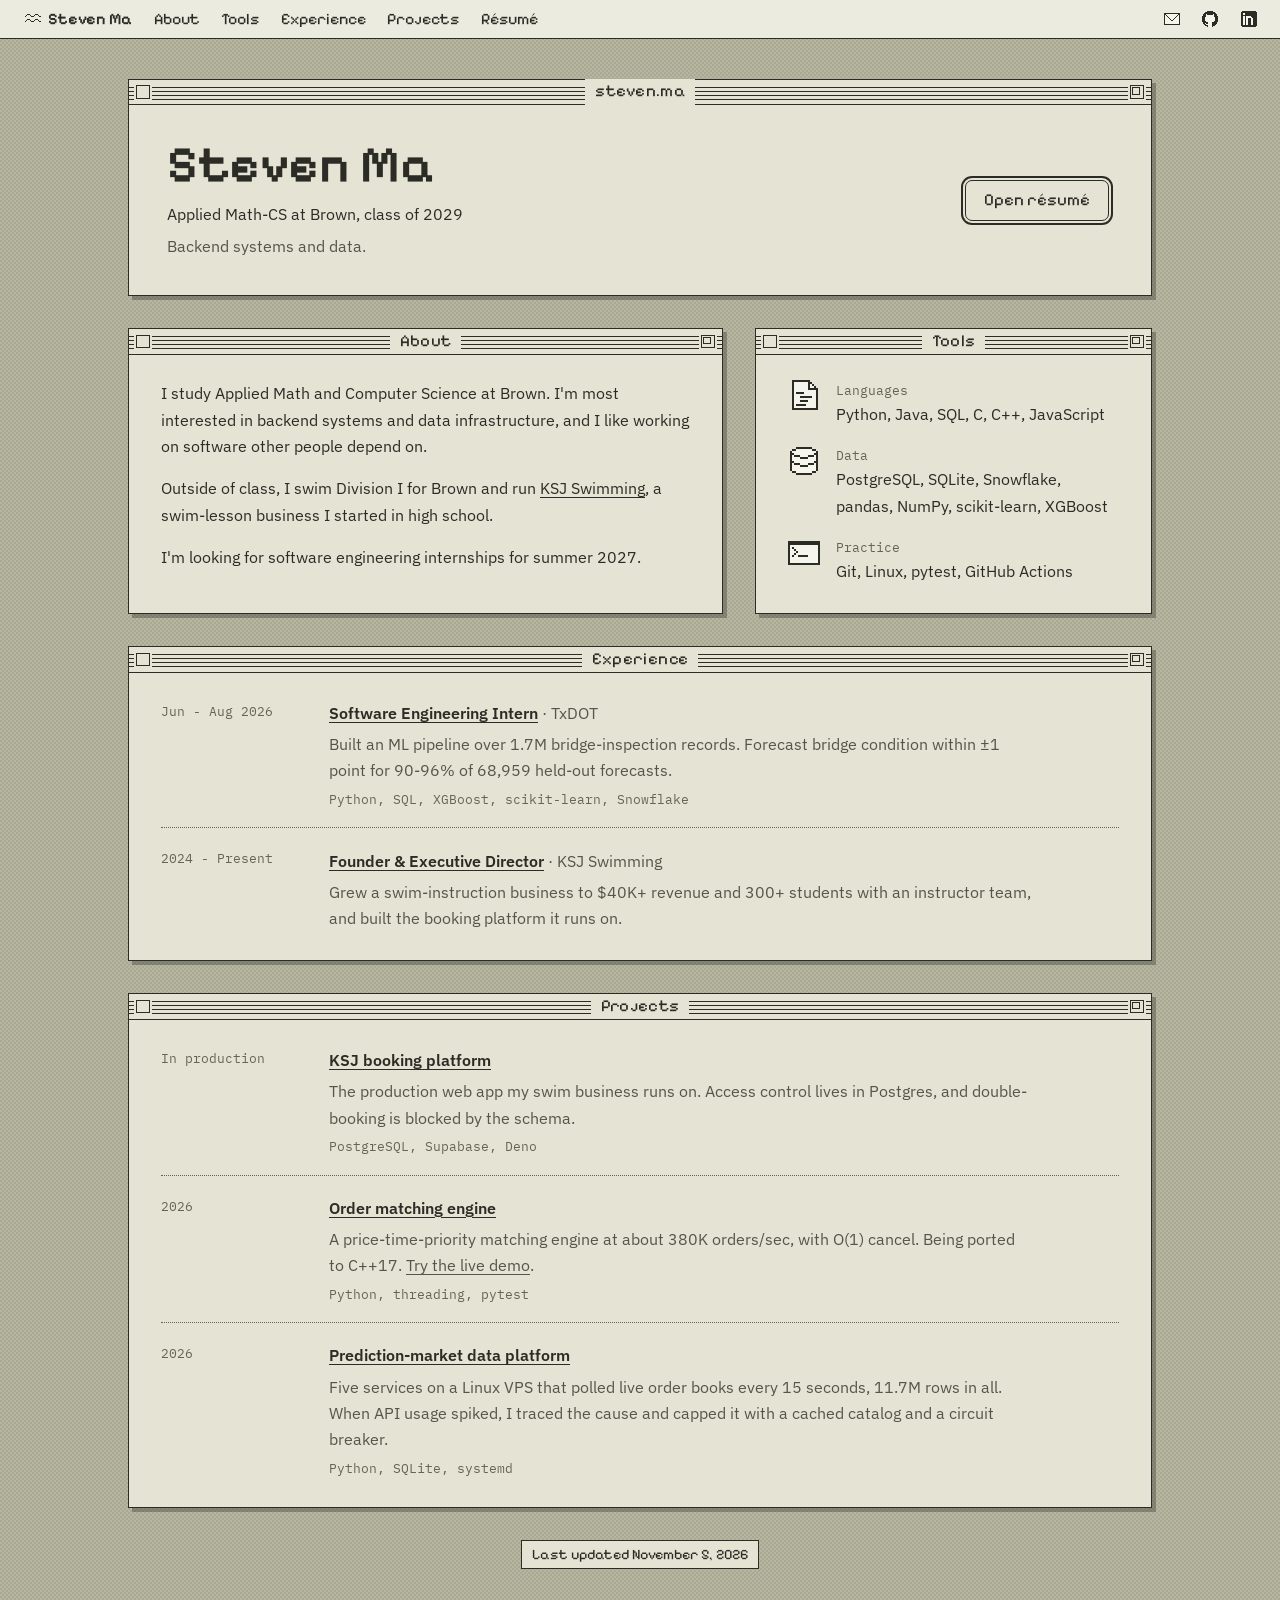
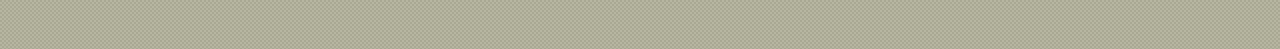
<file: index.html>
<!DOCTYPE html>
<html lang="en">
<head>
  <meta charset="utf-8">
  <meta name="viewport" content="width=device-width, initial-scale=1">
  <title>Steven Ma</title>
  <meta name="description" content="Steven Ma: Applied Math-CS at Brown, D1 swimmer, founder of KSJ Swimming. Backend systems and data pipelines.">
  <link rel="preconnect" href="https://fonts.googleapis.com">
  <link rel="preconnect" href="https://fonts.gstatic.com" crossorigin>
  <link rel="stylesheet" href="https://fonts.googleapis.com/css2?family=IBM+Plex+Mono:wght@400;500&family=IBM+Plex+Sans:wght@400;500;600&family=Pixelify+Sans:wght@400;600&display=swap">
  <!-- Link previews (LinkedIn, Slack, iMessage). The site lives at https://stevenmaswim.github.io/ (Steven, 2026-11-05). -->
  <meta property="og:type" content="website">
  <meta property="og:title" content="Steven Ma">
  <meta property="og:description" content="Steven Ma: Applied Math-CS at Brown, D1 swimmer, founder of KSJ Swimming. Backend systems and data pipelines.">
  <meta property="og:url" content="https://stevenmaswim.github.io/">
  <meta property="og:image" content="https://stevenmaswim.github.io/img/og.png">
  <meta property="og:image:width" content="1200">
  <meta property="og:image:height" content="630">
  <meta name="twitter:card" content="summary_large_image">
  <link rel="icon" type="image/svg+xml" href="img/icons/favicon.svg">
  <link rel="stylesheet" href="style.css">
</head>
<body>
<header class="menubar">
  <nav aria-label="Sections">
    <a class="me" href="index.html"><img class="px" src="img/icons/wave.svg" alt="" width="16" height="16">Steven Ma</a>
    <a href="#about">About</a>
    <a href="#tools">Tools</a>
    <a href="#experience">Experience</a>
    <a href="#projects">Projects</a>
    <a class="res" href="resume.pdf">Résumé</a>
  </nav>
      <ul class="contact">
        <li><a href="mailto:steven_c_ma@brown.edu" aria-label="Email" title="steven_c_ma@brown.edu"><img class="px" src="img/icons/mail.svg" alt="" width="16" height="16"></a></li>
        <li><a href="https://github.com/stevenmaswim" aria-label="GitHub" title="GitHub"><img class="px" src="img/icons/github.svg" alt="" width="16" height="16"></a></li>
        <li><a href="https://linkedin.com/in/steven--ma" aria-label="LinkedIn" title="LinkedIn"><img class="px" src="img/icons/linkedin.svg" alt="" width="16" height="16"></a></li>
      </ul>
</header>

<!-- Desktop icons: wide screens only, fixed on the checkered desktop. -->
<nav class="desk-icons" aria-label="Shortcuts">
  <a href="resume.pdf"><img class="px" src="img/icons/resume.svg" alt="" width="32" height="32"><span>resume.pdf</span></a>
  <a href="#projects"><img class="px" src="img/icons/folder.svg" alt="" width="32" height="32"><span>Projects</span></a>
  <a href="https://github.com/stevenmaswim"><img class="px" src="img/icons/github.svg" alt="" width="32" height="32"><span>GitHub</span></a>
  <a href="https://ksjswimming.com"><img class="px" src="img/icons/wave.svg" alt="" width="32" height="32"><span>KSJ Swimming</span></a>
</nav>

<main class="desktop">

    <section class="window hello">
      <div class="titlebar"><span class="box" aria-hidden="true"></span><span class="title">steven.ma</span><span class="box zoom" aria-hidden="true"></span></div>
      <div class="pane">
        <div class="hello-text">
          <h1>Steven Ma</h1>
          <p class="role">Applied Math-CS at Brown, class of 2029</p>
          <p class="tagline">Backend systems and data.</p>
        </div>
        <a class="button" href="resume.pdf">Open résumé</a>
      </div>
    </section>

    <div class="row">
    <section id="about" class="window">
      <div class="titlebar"><span class="box" aria-hidden="true"></span><h2 class="title">About</h2><span class="box zoom" aria-hidden="true"></span></div>
      <div class="pane">
        <p>I study Applied Math and Computer Science at Brown. I'm most interested in backend systems and data infrastructure, and I like working on software other people depend on.</p>
        <p>Outside of class, I swim Division I for Brown and run <a href="https://ksjswimming.com">KSJ Swimming</a>, a swim-lesson business I started in high school.</p>
        <p>I'm looking for software engineering internships for summer 2027.</p>
      </div>
    </section>

    <section id="tools" class="window">
      <div class="titlebar"><span class="box" aria-hidden="true"></span><h2 class="title">Tools</h2><span class="box zoom" aria-hidden="true"></span></div>
      <div class="pane">
        <ul class="tools">
          <li><img class="px" src="img/icons/code.svg" alt="" width="32" height="32"><div><span class="k">Languages</span><span class="v">Python, Java, SQL, C, C++, JavaScript</span></div></li>
          <li><img class="px" src="img/icons/database.svg" alt="" width="32" height="32"><div><span class="k">Data</span><span class="v">PostgreSQL, SQLite, Snowflake, pandas, NumPy, scikit-learn, XGBoost</span></div></li>
          <li><img class="px" src="img/icons/terminal.svg" alt="" width="32" height="32"><div><span class="k">Practice</span><span class="v">Git, Linux, pytest, GitHub Actions</span></div></li>
        </ul>
      </div>
    </section>
    </div>

    <section id="experience" class="window">
      <div class="titlebar"><span class="box" aria-hidden="true"></span><h2 class="title">Experience</h2><span class="box zoom" aria-hidden="true"></span></div>
      <div class="pane">
        <ol class="list">
          <li class="item">
            <span class="when">Jun - Aug 2026</span>
            <div>
              <h3><a href="work/txdot.html">Software Engineering Intern</a> <span class="at">· TxDOT</span></h3>
              <p>Built an ML pipeline over 1.7M bridge-inspection records. Forecast bridge condition within ±1 point for 90-96% of 68,959 held-out forecasts.</p>
              <p class="stack">Python, SQL, XGBoost, scikit-learn, Snowflake</p>
            </div>
          </li>
          <li class="item">
            <span class="when">2024 - Present</span>
            <div>
              <h3><a href="https://ksjswimming.com">Founder &amp; Executive Director</a> <span class="at">· KSJ Swimming</span></h3>
              <p>Grew a swim-instruction business to $40K+ revenue and 300+ students with an instructor team, and built the booking platform it runs on.</p>
            </div>
          </li>
        </ol>
      </div>
    </section>

    <section id="projects" class="window">
      <div class="titlebar"><span class="box" aria-hidden="true"></span><h2 class="title">Projects</h2><span class="box zoom" aria-hidden="true"></span></div>
      <div class="pane">
        <ul class="list">
          <li class="item">
            <span class="when">In production</span>
            <div>
              <h3><a href="projects/ksj.html">KSJ booking platform</a></h3>
              <p>The production web app my swim business runs on. Access control lives in Postgres, and double-booking is blocked by the schema.</p>
              <p class="stack">PostgreSQL, Supabase, Deno</p>
            </div>
          </li>
          <li class="item">
            <span class="when">2026</span>
            <div>
              <h3><a href="projects/order-book.html">Order matching engine</a></h3>
              <p>A price-time-priority matching engine at about 380K orders/sec, with O(1) cancel. Being ported to C++17. <a href="projects/order-book.html#demo">Try the live demo</a>.</p>
              <p class="stack">Python, threading, pytest</p>
            </div>
          </li>
          <li class="item">
            <span class="when">2026</span>
            <div>
              <h3><a href="projects/market-data.html">Prediction-market data platform</a></h3>
              <p>Five services on a Linux VPS that polled live order books every 15 seconds, 11.7M rows in all. When API usage spiked, I traced the cause and capped it with a cached catalog and a circuit breaker.</p>
              <p class="stack">Python, SQLite, systemd</p>
            </div>
          </li>
        </ul>
      </div>
    </section>

    <p class="updated">Last updated November 5, 2026</p>
    <!-- Change the date above whenever the site changes. -->

</main>
</body>
</html>
</file>
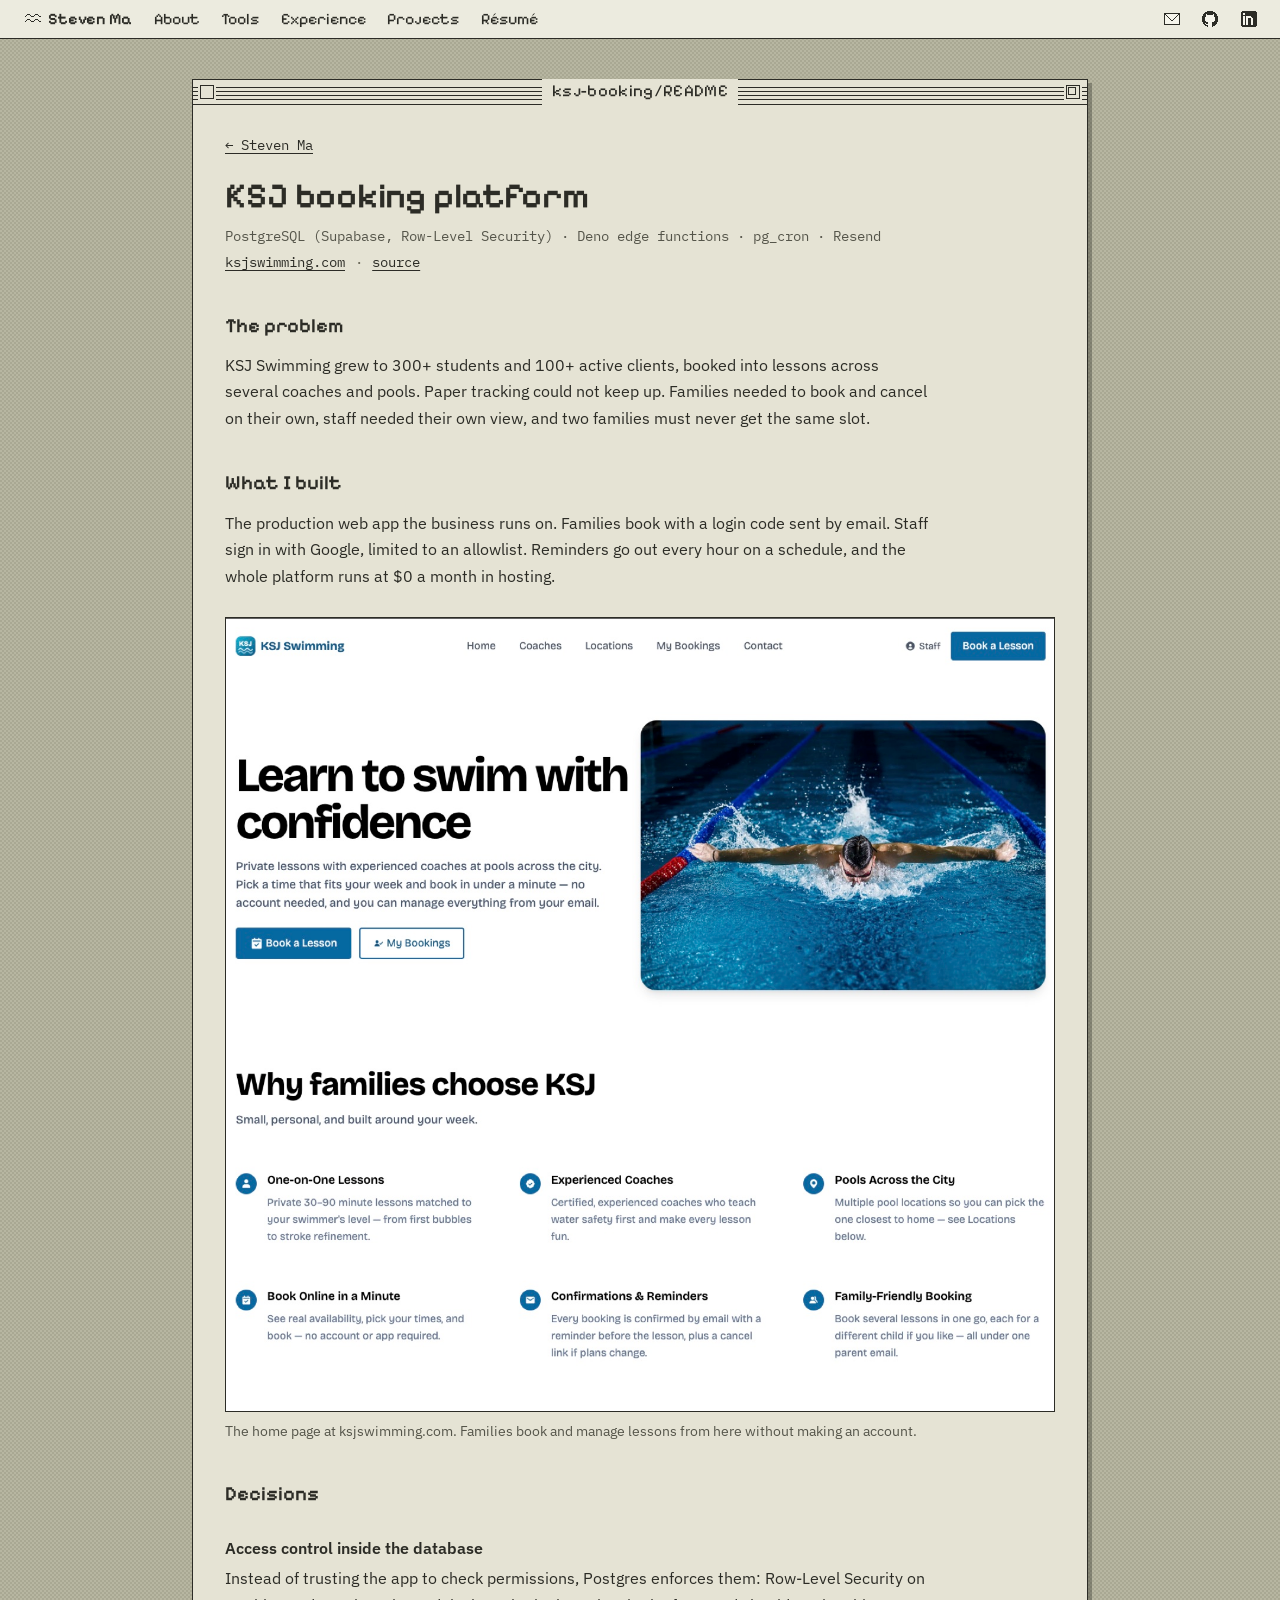
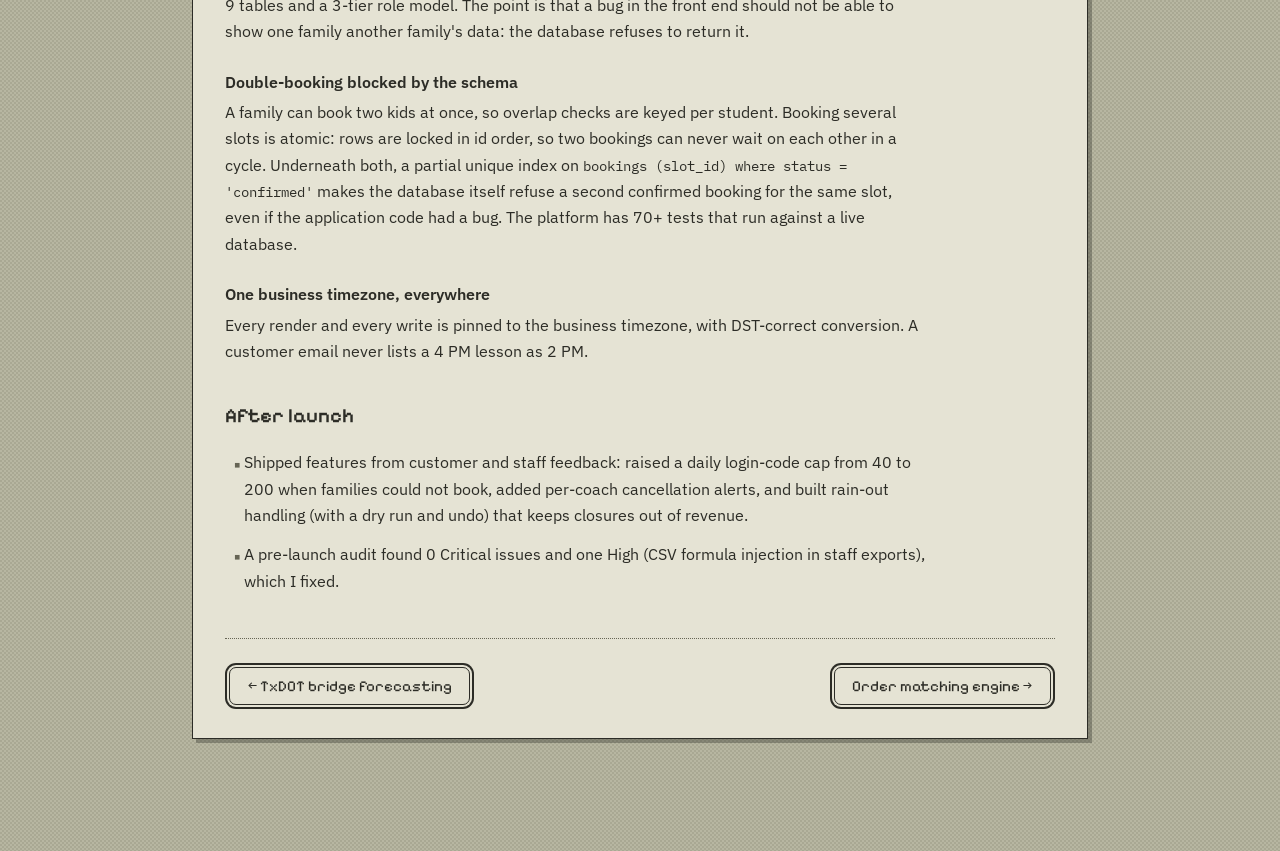
<file: projects/ksj.html>
<!DOCTYPE html>
<html lang="en">
<head>
  <meta charset="utf-8">
  <meta name="viewport" content="width=device-width, initial-scale=1">
  <title>KSJ booking platform · Steven Ma</title>
  <link rel="preconnect" href="https://fonts.googleapis.com">
  <link rel="preconnect" href="https://fonts.gstatic.com" crossorigin>
  <link rel="stylesheet" href="https://fonts.googleapis.com/css2?family=IBM+Plex+Mono:wght@400;500&family=IBM+Plex+Sans:wght@400;500;600&family=Pixelify+Sans:wght@400;600&display=swap">
  <!-- Link previews (LinkedIn, Slack, iMessage). The site lives at https://stevenmaswim.github.io/ (Steven, 2026-11-05). -->
  <meta property="og:type" content="website">
  <meta property="og:title" content="KSJ booking platform · Steven Ma">
  <meta property="og:description" content="The booking platform KSJ Swimming runs on: access control inside Postgres, double-booking blocked by the database, $0 a month to host.">
  <meta property="og:url" content="https://stevenmaswim.github.io/projects/ksj.html">
  <meta property="og:image" content="https://stevenmaswim.github.io/img/og.png">
  <meta property="og:image:width" content="1200">
  <meta property="og:image:height" content="630">
  <meta name="twitter:card" content="summary_large_image">
  <link rel="icon" type="image/svg+xml" href="../img/icons/favicon.svg">
  <link rel="stylesheet" href="../style.css">
</head>
<body class="writeup">
<header class="menubar">
  <nav aria-label="Sections">
    <a class="me" href="../index.html"><img class="px" src="../img/icons/wave.svg" alt="" width="16" height="16">Steven Ma</a>
    <a href="../index.html#about">About</a>
    <a href="../index.html#tools">Tools</a>
    <a href="../index.html#experience">Experience</a>
    <a href="../index.html#projects">Projects</a>
    <a class="res" href="../resume.pdf">Résumé</a>
  </nav>
      <ul class="contact">
        <li><a href="mailto:steven_c_ma@brown.edu" aria-label="Email" title="steven_c_ma@brown.edu"><img class="px" src="../img/icons/mail.svg" alt="" width="16" height="16"></a></li>
        <li><a href="https://github.com/stevenmaswim" aria-label="GitHub" title="GitHub"><img class="px" src="../img/icons/github.svg" alt="" width="16" height="16"></a></li>
        <li><a href="https://linkedin.com/in/steven--ma" aria-label="LinkedIn" title="LinkedIn"><img class="px" src="../img/icons/linkedin.svg" alt="" width="16" height="16"></a></li>
      </ul>
</header>

<main class="desktop">
<div class="window">
  <div class="titlebar"><a class="box" href="../index.html" aria-label="Close and go back home"></a><span class="title">ksj-booking/README</span><span class="box zoom" aria-hidden="true"></span></div>
  <div class="pane">
  <a class="back" href="../index.html">← Steven Ma</a>

  <h1>KSJ booking platform</h1>
  <p class="stack">PostgreSQL (Supabase, Row-Level Security) · Deno edge functions · pg_cron · Resend</p>
  <p class="links"><a href="https://ksjswimming.com">ksjswimming.com</a><a href="https://github.com/stevenmaswim/swim-booking">source</a></p>

  <h2>The problem</h2>
  <p>KSJ Swimming grew to 300+ students and 100+ active clients, booked into lessons across several coaches and pools. Paper tracking could not keep up. Families needed to book and cancel on their own, staff needed their own view, and two families must never get the same slot.</p>

  <h2>What I built</h2>
  <p>The production web app the business runs on. Families book with a login code sent by email. Staff sign in with Google, limited to an allowlist. Reminders go out every hour on a schedule, and the whole platform runs at $0 a month in hosting.</p>

  <figure>
    <img src="../img/ksj-home.jpg" alt="The ksjswimming.com home page: Book a Lesson and My Bookings buttons, and six reasons families choose KSJ">
    <figcaption>The home page at ksjswimming.com. Families book and manage lessons from here without making an account.</figcaption>
  </figure>

  <h2>Decisions</h2>

  <h3>Access control inside the database</h3>
  <p>Instead of trusting the app to check permissions, Postgres enforces them: Row-Level Security on 9 tables and a 3-tier role model. The point is that a bug in the front end should not be able to show one family another family's data: the database refuses to return it.</p>

  <h3>Double-booking blocked by the schema</h3>
  <p>A family can book two kids at once, so overlap checks are keyed per student. Booking several slots is atomic: rows are locked in id order, so two bookings can never wait on each other in a cycle. Underneath both, a partial unique index on <code>bookings (slot_id) where status = 'confirmed'</code> makes the database itself refuse a second confirmed booking for the same slot, even if the application code had a bug. The platform has 70+ tests that run against a live database.</p>

  <h3>One business timezone, everywhere</h3>
  <p>Every render and every write is pinned to the business timezone, with DST-correct conversion. A customer email never lists a 4 PM lesson as 2 PM.</p>

  <h2>After launch</h2>
  <ul>
    <li>Shipped features from customer and staff feedback: raised a daily login-code cap from 40 to 200 when families could not book, added per-coach cancellation alerts, and built rain-out handling (with a dry run and undo) that keeps closures out of revenue.</li>
    <li>A pre-launch audit found 0 Critical issues and one High (CSV formula injection in staff exports), which I fixed.</li>
  </ul>


  <nav class="pager" aria-label="Other projects">
    <a class="button" href="../work/txdot.html">← TxDOT bridge forecasting</a>
    <a class="button" href="order-book.html">Order matching engine →</a>
  </nav>
  </div>
</div>
</main>
</body>
</html>
</file>
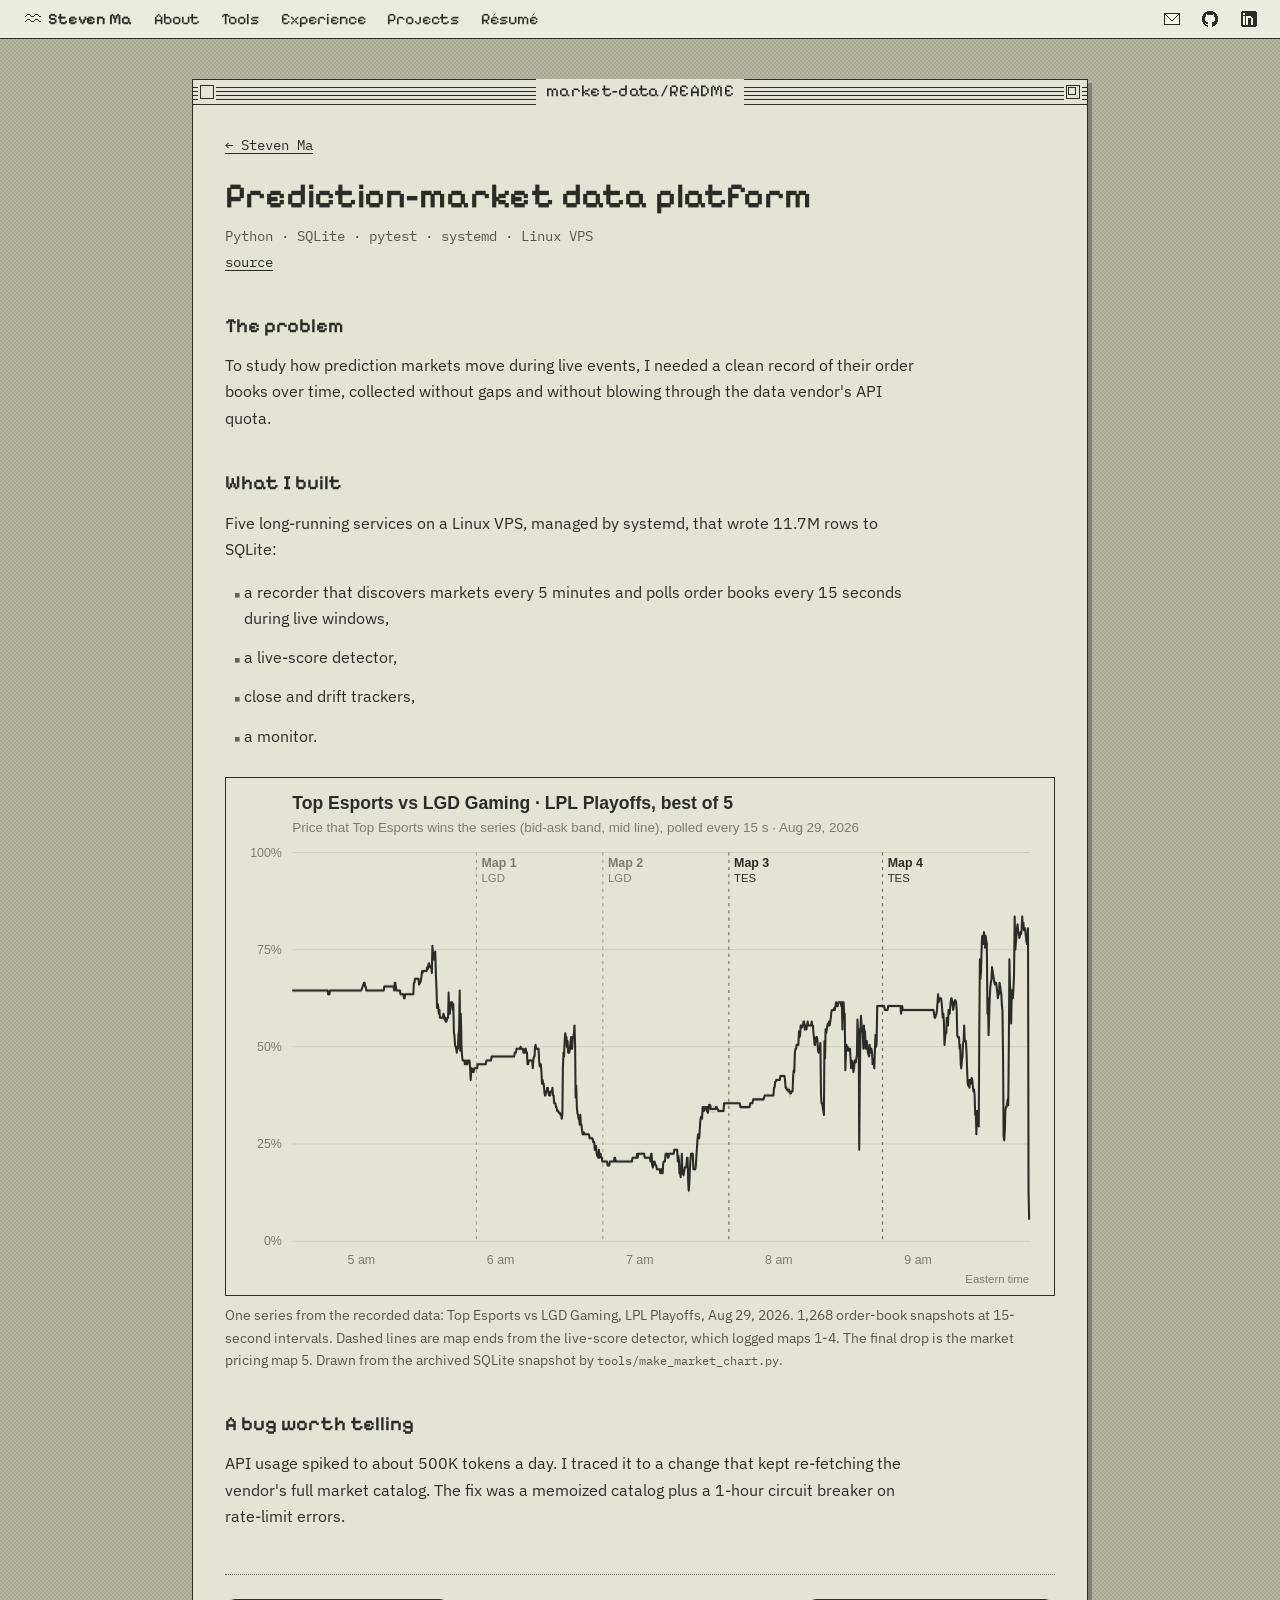
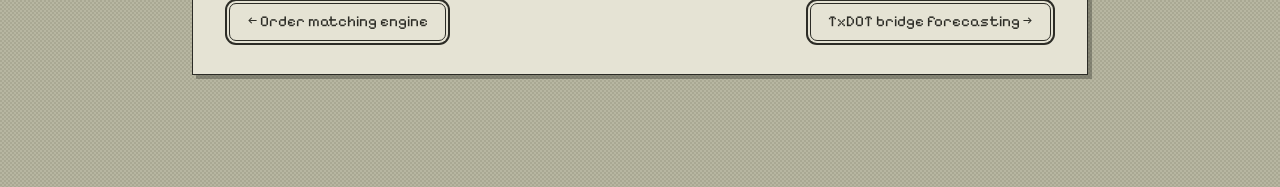
<file: projects/market-data.html>
<!DOCTYPE html>
<html lang="en">
<head>
  <meta charset="utf-8">
  <meta name="viewport" content="width=device-width, initial-scale=1">
  <title>Prediction-market data platform · Steven Ma</title>
  <link rel="preconnect" href="https://fonts.googleapis.com">
  <link rel="preconnect" href="https://fonts.gstatic.com" crossorigin>
  <link rel="stylesheet" href="https://fonts.googleapis.com/css2?family=IBM+Plex+Mono:wght@400;500&family=IBM+Plex+Sans:wght@400;500;600&family=Pixelify+Sans:wght@400;600&display=swap">
  <!-- Link previews (LinkedIn, Slack, iMessage). The site lives at https://stevenmaswim.github.io/ (Steven, 2026-11-05). -->
  <meta property="og:type" content="website">
  <meta property="og:title" content="Prediction-market data platform · Steven Ma">
  <meta property="og:description" content="Five services on a Linux VPS that recorded 11.7M rows of prediction-market order books, plus the API-quota spike traced to a catalog re-fetch.">
  <meta property="og:url" content="https://stevenmaswim.github.io/projects/market-data.html">
  <meta property="og:image" content="https://stevenmaswim.github.io/img/og.png">
  <meta property="og:image:width" content="1200">
  <meta property="og:image:height" content="630">
  <meta name="twitter:card" content="summary_large_image">
  <link rel="icon" type="image/svg+xml" href="../img/icons/favicon.svg">
  <link rel="stylesheet" href="../style.css">
</head>
<body class="writeup">
<header class="menubar">
  <nav aria-label="Sections">
    <a class="me" href="../index.html"><img class="px" src="../img/icons/wave.svg" alt="" width="16" height="16">Steven Ma</a>
    <a href="../index.html#about">About</a>
    <a href="../index.html#tools">Tools</a>
    <a href="../index.html#experience">Experience</a>
    <a href="../index.html#projects">Projects</a>
    <a class="res" href="../resume.pdf">Résumé</a>
  </nav>
      <ul class="contact">
        <li><a href="mailto:steven_c_ma@brown.edu" aria-label="Email" title="steven_c_ma@brown.edu"><img class="px" src="../img/icons/mail.svg" alt="" width="16" height="16"></a></li>
        <li><a href="https://github.com/stevenmaswim" aria-label="GitHub" title="GitHub"><img class="px" src="../img/icons/github.svg" alt="" width="16" height="16"></a></li>
        <li><a href="https://linkedin.com/in/steven--ma" aria-label="LinkedIn" title="LinkedIn"><img class="px" src="../img/icons/linkedin.svg" alt="" width="16" height="16"></a></li>
      </ul>
</header>

<main class="desktop">
<div class="window">
  <div class="titlebar"><a class="box" href="../index.html" aria-label="Close and go back home"></a><span class="title">market-data/README</span><span class="box zoom" aria-hidden="true"></span></div>
  <div class="pane">
  <a class="back" href="../index.html">← Steven Ma</a>

  <h1>Prediction-market data platform</h1>
  <p class="stack">Python · SQLite · pytest · systemd · Linux VPS</p>
  <p class="links"><a href="https://github.com/stevenmaswim/prediction-market-research-framework">source</a></p>

  <h2>The problem</h2>
  <p>To study how prediction markets move during live events, I needed a clean record of their order books over time, collected without gaps and without blowing through the data vendor's API quota.</p>

  <h2>What I built</h2>
  <p>Five long-running services on a Linux VPS, managed by systemd, that wrote 11.7M rows to SQLite:</p>
  <ul>
    <li>a recorder that discovers markets every 5 minutes and polls order books every 15 seconds during live windows,</li>
    <li>a live-score detector,</li>
    <li>close and drift trackers,</li>
    <li>a monitor.</li>
  </ul>

  <figure>
    <img src="../img/market-tes-lgd.svg" alt="Line chart: the price that Top Esports wins falls from 65% to about 20% after LGD wins maps 1 and 2, climbs back to about 60% after Top Esports wins maps 3 and 4, then drops to 5% at the end">
    <figcaption>One series from the recorded data: Top Esports vs LGD Gaming, LPL Playoffs, Aug 29, 2026. 1,268 order-book snapshots at 15-second intervals. Dashed lines are map ends from the live-score detector, which logged maps 1-4. The final drop is the market pricing map 5. Drawn from the archived SQLite snapshot by <code>tools/make_market_chart.py</code>.</figcaption>
  </figure>

  <h2>A bug worth telling</h2>
  <p>API usage spiked to about 500K tokens a day. I traced it to a change that kept re-fetching the vendor's full market catalog. The fix was a memoized catalog plus a 1-hour circuit breaker on rate-limit errors.</p>


  <nav class="pager" aria-label="Other projects">
    <a class="button" href="order-book.html">← Order matching engine</a>
    <a class="button" href="../work/txdot.html">TxDOT bridge forecasting →</a>
  </nav>
  </div>
</div>
</main>
</body>
</html>
</file>
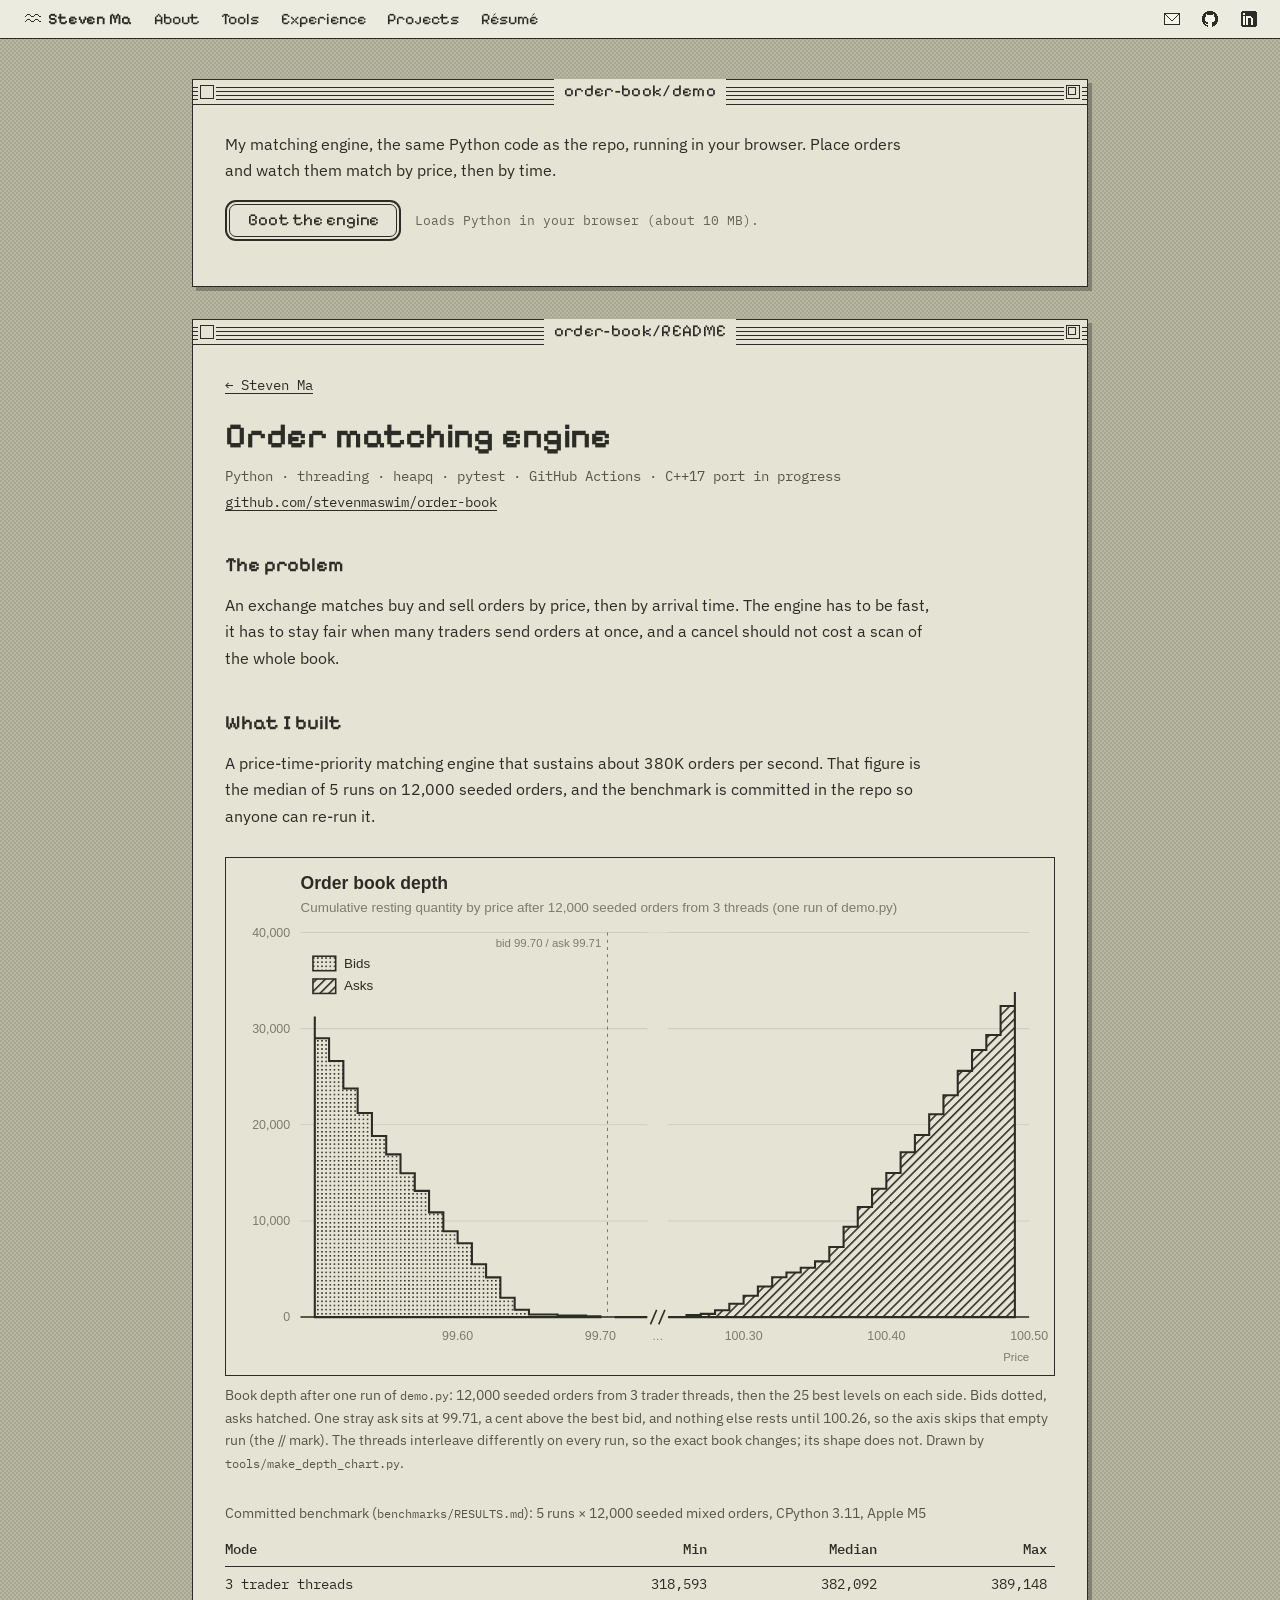
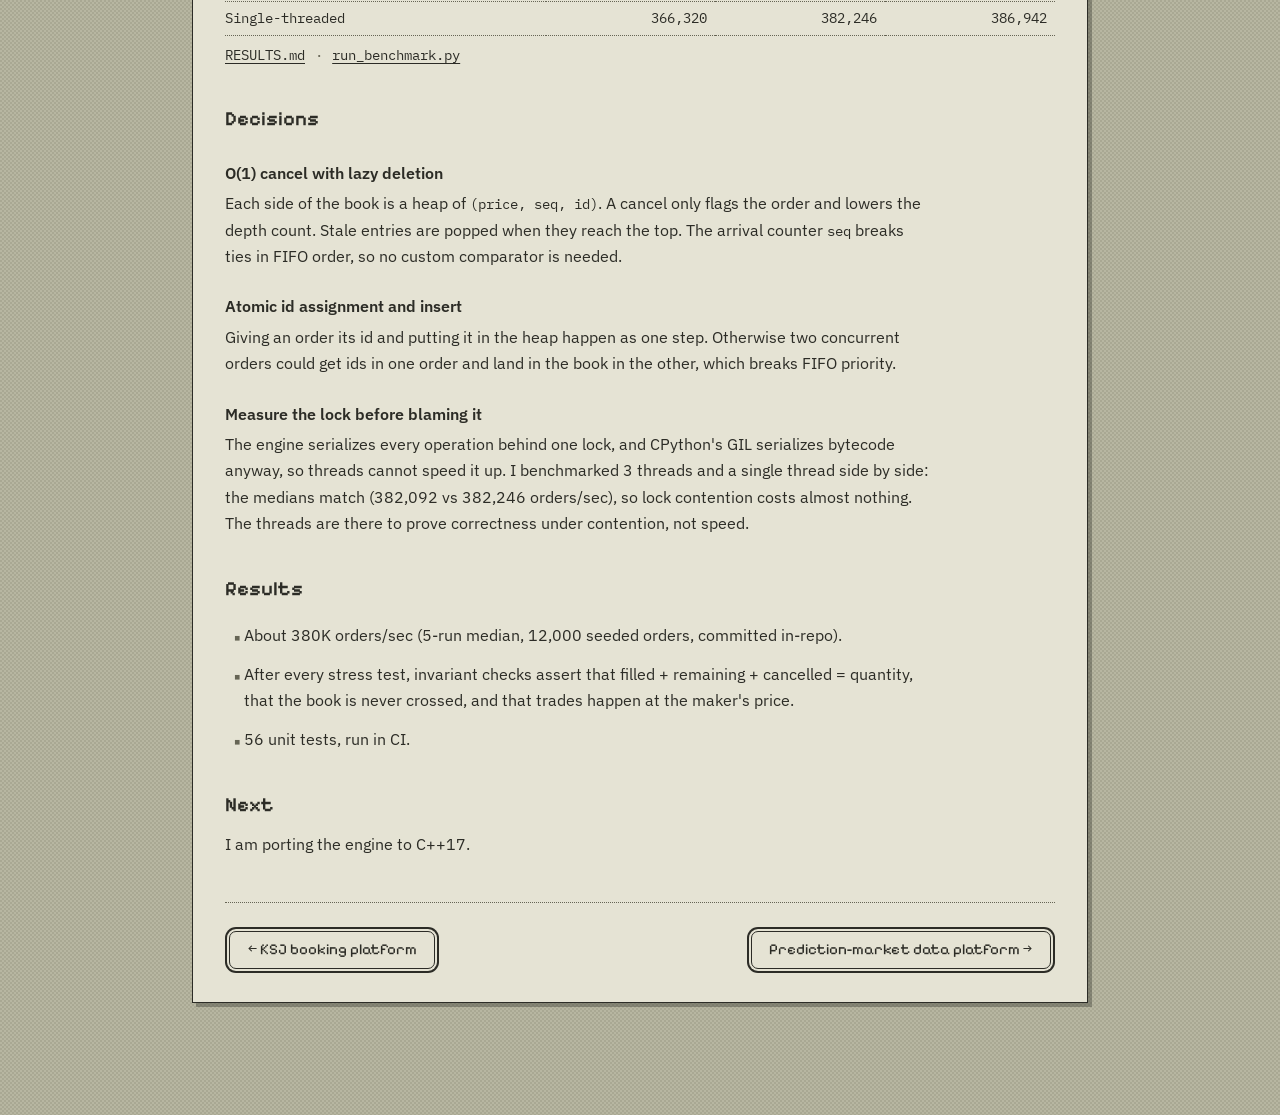
<file: projects/order-book.html>
<!DOCTYPE html>
<html lang="en">
<head>
  <meta charset="utf-8">
  <meta name="viewport" content="width=device-width, initial-scale=1">
  <title>Order matching engine · Steven Ma</title>
  <link rel="preconnect" href="https://fonts.googleapis.com">
  <link rel="preconnect" href="https://fonts.gstatic.com" crossorigin>
  <link rel="stylesheet" href="https://fonts.googleapis.com/css2?family=IBM+Plex+Mono:wght@400;500&family=IBM+Plex+Sans:wght@400;500;600&family=Pixelify+Sans:wght@400;600&display=swap">
  <!-- Link previews (LinkedIn, Slack, iMessage). The site lives at https://stevenmaswim.github.io/ (Steven, 2026-11-05). -->
  <meta property="og:type" content="website">
  <meta property="og:title" content="Order matching engine · Steven Ma">
  <meta property="og:description" content="A price-time-priority matching engine at about 380K orders/sec with O(1) cancel. The real engine runs live in your browser: place orders and watch them match.">
  <meta property="og:url" content="https://stevenmaswim.github.io/projects/order-book.html">
  <meta property="og:image" content="https://stevenmaswim.github.io/img/og.png">
  <meta property="og:image:width" content="1200">
  <meta property="og:image:height" content="630">
  <meta name="twitter:card" content="summary_large_image">
  <link rel="icon" type="image/svg+xml" href="../img/icons/favicon.svg">
  <link rel="stylesheet" href="../style.css">
</head>
<body class="writeup">
<header class="menubar">
  <nav aria-label="Sections">
    <a class="me" href="../index.html"><img class="px" src="../img/icons/wave.svg" alt="" width="16" height="16">Steven Ma</a>
    <a href="../index.html#about">About</a>
    <a href="../index.html#tools">Tools</a>
    <a href="../index.html#experience">Experience</a>
    <a href="../index.html#projects">Projects</a>
    <a class="res" href="../resume.pdf">Résumé</a>
  </nav>
      <ul class="contact">
        <li><a href="mailto:steven_c_ma@brown.edu" aria-label="Email" title="steven_c_ma@brown.edu"><img class="px" src="../img/icons/mail.svg" alt="" width="16" height="16"></a></li>
        <li><a href="https://github.com/stevenmaswim" aria-label="GitHub" title="GitHub"><img class="px" src="../img/icons/github.svg" alt="" width="16" height="16"></a></li>
        <li><a href="https://linkedin.com/in/steven--ma" aria-label="LinkedIn" title="LinkedIn"><img class="px" src="../img/icons/linkedin.svg" alt="" width="16" height="16"></a></li>
      </ul>
</header>

<main class="desktop">
<section class="window demo" id="demo" data-base="../demo/">
  <div class="titlebar"><span class="box" aria-hidden="true"></span><span class="title">order-book/demo</span><span class="box zoom" aria-hidden="true"></span></div>
  <div class="pane">
    <p>My matching engine, the same Python code as the repo, running in your browser. Place orders and watch them match by price, then by time.</p>
    <p class="demo-start"><button class="button" id="demo-boot" type="button">Boot the engine</button> <span class="demo-note" id="demo-note">Loads Python in your browser (about 10 MB).</span></p>
    <noscript><p class="demo-status">The demo needs JavaScript.</p></noscript>
    <div id="demo-ui" hidden>
      <div class="demo-grid">
        <div>
          <div class="demo-head"><span>Price</span><span>Qty</span></div>
          <div class="ladder" id="ladder"></div>
        </div>
        <div>
          <div class="demo-head"><span>Trades</span><span id="demo-stats"></span></div>
          <ol class="tape" id="tape"></ol>
        </div>
      </div>
      <form class="order-form" id="order-form">
        <label>Side <select name="side"><option value="BUY">Buy</option><option value="SELL">Sell</option></select></label>
        <label>Type <select name="kind"><option value="LIMIT">Limit</option><option value="MARKET">Market</option></select></label>
        <label>Price <input name="price" type="number" step="0.01" min="0.01" inputmode="decimal"></label>
        <label>Qty <input name="qty" type="number" step="1" min="1" value="25"></label>
        <button class="button" type="submit">Place order</button>
      </form>
      <p class="demo-actions"><button class="button" id="demo-flow" type="button">Start random flow</button> <button class="button" id="demo-reset" type="button">Reset</button></p>
      <p class="demo-status" id="demo-status" aria-live="polite"></p>
    </div>
  </div>
</section>

<div class="window">
  <div class="titlebar"><a class="box" href="../index.html" aria-label="Close and go back home"></a><span class="title">order-book/README</span><span class="box zoom" aria-hidden="true"></span></div>
  <div class="pane">
  <a class="back" href="../index.html">← Steven Ma</a>

  <h1>Order matching engine</h1>
  <p class="stack">Python · threading · heapq · pytest · GitHub Actions · C++17 port in progress</p>
  <p class="links"><a href="https://github.com/stevenmaswim/order-book">github.com/stevenmaswim/order-book</a></p>

  <h2>The problem</h2>
  <p>An exchange matches buy and sell orders by price, then by arrival time. The engine has to be fast, it has to stay fair when many traders send orders at once, and a cancel should not cost a scan of the whole book.</p>

  <h2>What I built</h2>
  <p>A price-time-priority matching engine that sustains about 380K orders per second. That figure is the median of 5 runs on 12,000 seeded orders, and the benchmark is committed in the repo so anyone can re-run it.</p>

  <figure>
    <img src="../img/order-book-depth.svg" alt="Depth chart: cumulative bid quantity builds below 99.70, cumulative ask quantity builds above 100.27, with one small bid and ask a cent apart at the inside">
    <figcaption>Book depth after one run of <code>demo.py</code>: 12,000 seeded orders from 3 trader threads, then the 25 best levels on each side. Bids dotted, asks hatched. One stray ask sits at 99.71, a cent above the best bid, and nothing else rests until 100.26, so the axis skips that empty run (the // mark). The threads interleave differently on every run, so the exact book changes; its shape does not. Drawn by <code>tools/make_depth_chart.py</code>.</figcaption>
  </figure>

  <table class="bench">
    <caption>Committed benchmark (<code>benchmarks/RESULTS.md</code>): 5 runs × 12,000 seeded mixed orders, CPython 3.11, Apple M5</caption>
    <thead><tr><th>Mode</th><th>Min</th><th>Median</th><th>Max</th></tr></thead>
    <tbody>
      <tr><td>3 trader threads</td><td>318,593</td><td>382,092</td><td>389,148</td></tr>
      <tr><td>Single-threaded</td><td>366,320</td><td>382,246</td><td>386,942</td></tr>
    </tbody>
  </table>
  <p class="links"><a href="https://github.com/stevenmaswim/order-book/blob/main/benchmarks/RESULTS.md">RESULTS.md</a><a href="https://github.com/stevenmaswim/order-book/blob/main/benchmarks/run_benchmark.py">run_benchmark.py</a></p>

  <h2>Decisions</h2>

  <h3>O(1) cancel with lazy deletion</h3>
  <p>Each side of the book is a heap of <code>(price, seq, id)</code>. A cancel only flags the order and lowers the depth count. Stale entries are popped when they reach the top. The arrival counter <code>seq</code> breaks ties in FIFO order, so no custom comparator is needed.</p>

  <h3>Atomic id assignment and insert</h3>
  <p>Giving an order its id and putting it in the heap happen as one step. Otherwise two concurrent orders could get ids in one order and land in the book in the other, which breaks FIFO priority.</p>

  <h3>Measure the lock before blaming it</h3>
  <p>The engine serializes every operation behind one lock, and CPython's GIL serializes bytecode anyway, so threads cannot speed it up. I benchmarked 3 threads and a single thread side by side: the medians match (382,092 vs 382,246 orders/sec), so lock contention costs almost nothing. The threads are there to prove correctness under contention, not speed.</p>

  <h2>Results</h2>
  <ul>
    <li>About 380K orders/sec (5-run median, 12,000 seeded orders, committed in-repo).</li>
    <li>After every stress test, invariant checks assert that filled + remaining + cancelled = quantity, that the book is never crossed, and that trades happen at the maker's price.</li>
    <li>56 unit tests, run in CI.</li>
  </ul>

  <h2>Next</h2>
  <p>I am porting the engine to C++17.</p>

  <nav class="pager" aria-label="Other projects">
    <a class="button" href="ksj.html">← KSJ booking platform</a>
    <a class="button" href="market-data.html">Prediction-market data platform →</a>
  </nav>
  </div>
</div>
</main>
<script src="../demo/demo.js"></script>
</body>
</html>
</file>
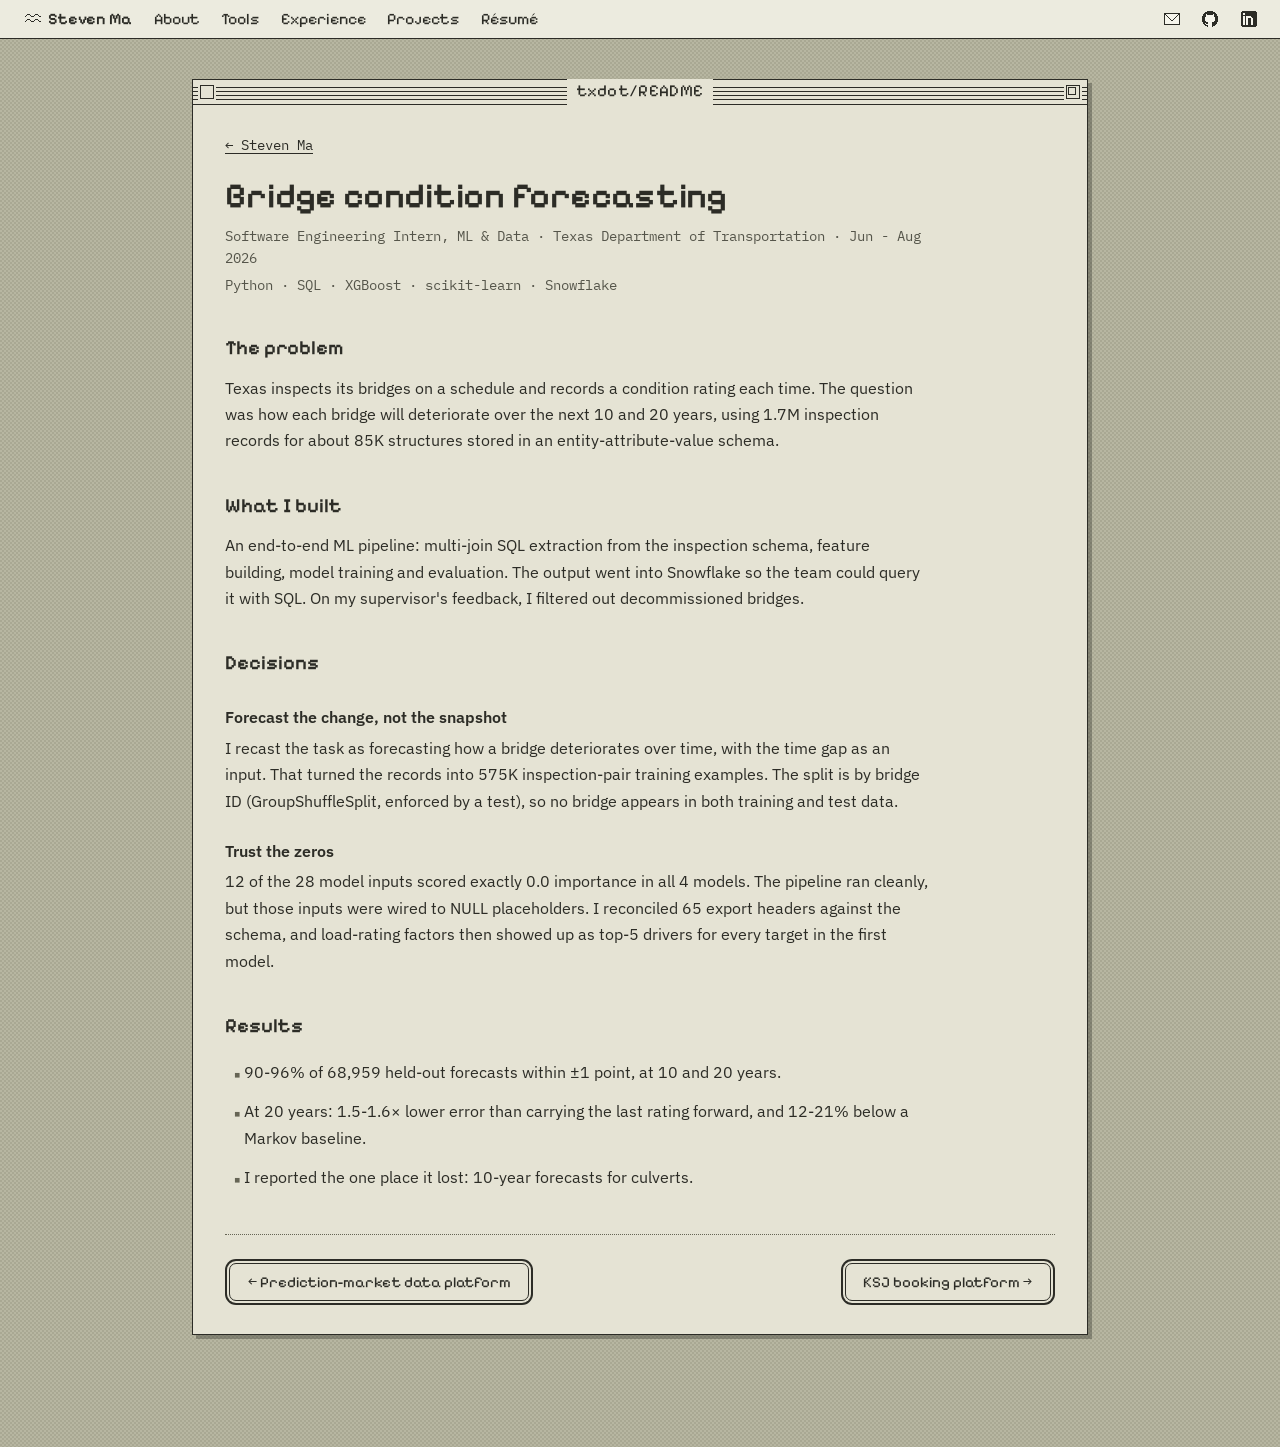
<file: work/txdot.html>
<!DOCTYPE html>
<html lang="en">
<head>
  <meta charset="utf-8">
  <meta name="viewport" content="width=device-width, initial-scale=1">
  <title>TxDOT bridge forecasting · Steven Ma</title>
  <link rel="preconnect" href="https://fonts.googleapis.com">
  <link rel="preconnect" href="https://fonts.gstatic.com" crossorigin>
  <link rel="stylesheet" href="https://fonts.googleapis.com/css2?family=IBM+Plex+Mono:wght@400;500&family=IBM+Plex+Sans:wght@400;500;600&family=Pixelify+Sans:wght@400;600&display=swap">
  <!-- Link previews (LinkedIn, Slack, iMessage). The site lives at https://stevenmaswim.github.io/ (Steven, 2026-11-05). -->
  <meta property="og:type" content="website">
  <meta property="og:title" content="TxDOT bridge forecasting · Steven Ma">
  <meta property="og:description" content="An ML pipeline over 1.7M bridge-inspection records at the Texas Department of Transportation: 90-96% of held-out forecasts within one rating point.">
  <meta property="og:url" content="https://stevenmaswim.github.io/work/txdot.html">
  <meta property="og:image" content="https://stevenmaswim.github.io/img/og.png">
  <meta property="og:image:width" content="1200">
  <meta property="og:image:height" content="630">
  <meta name="twitter:card" content="summary_large_image">
  <link rel="icon" type="image/svg+xml" href="../img/icons/favicon.svg">
  <link rel="stylesheet" href="../style.css">
</head>
<body class="writeup">
<header class="menubar">
  <nav aria-label="Sections">
    <a class="me" href="../index.html"><img class="px" src="../img/icons/wave.svg" alt="" width="16" height="16">Steven Ma</a>
    <a href="../index.html#about">About</a>
    <a href="../index.html#tools">Tools</a>
    <a href="../index.html#experience">Experience</a>
    <a href="../index.html#projects">Projects</a>
    <a class="res" href="../resume.pdf">Résumé</a>
  </nav>
      <ul class="contact">
        <li><a href="mailto:steven_c_ma@brown.edu" aria-label="Email" title="steven_c_ma@brown.edu"><img class="px" src="../img/icons/mail.svg" alt="" width="16" height="16"></a></li>
        <li><a href="https://github.com/stevenmaswim" aria-label="GitHub" title="GitHub"><img class="px" src="../img/icons/github.svg" alt="" width="16" height="16"></a></li>
        <li><a href="https://linkedin.com/in/steven--ma" aria-label="LinkedIn" title="LinkedIn"><img class="px" src="../img/icons/linkedin.svg" alt="" width="16" height="16"></a></li>
      </ul>
</header>

<main class="desktop">
<div class="window">
  <div class="titlebar"><a class="box" href="../index.html" aria-label="Close and go back home"></a><span class="title">txdot/README</span><span class="box zoom" aria-hidden="true"></span></div>
  <div class="pane">
  <a class="back" href="../index.html">← Steven Ma</a>

  <h1>Bridge condition forecasting</h1>
  <p class="stack">Software Engineering Intern, ML &amp; Data · Texas Department of Transportation · Jun - Aug 2026</p>
  <p class="stack">Python · SQL · XGBoost · scikit-learn · Snowflake</p>

  <h2>The problem</h2>
  <p>Texas inspects its bridges on a schedule and records a condition rating each time. The question was how each bridge will deteriorate over the next 10 and 20 years, using 1.7M inspection records for about 85K structures stored in an entity-attribute-value schema.</p>

  <h2>What I built</h2>
  <p>An end-to-end ML pipeline: multi-join SQL extraction from the inspection schema, feature building, model training and evaluation. The output went into Snowflake so the team could query it with SQL. On my supervisor's feedback, I filtered out decommissioned bridges.</p>

  <h2>Decisions</h2>

  <h3>Forecast the change, not the snapshot</h3>
  <p>I recast the task as forecasting how a bridge deteriorates over time, with the time gap as an input. That turned the records into 575K inspection-pair training examples. The split is by bridge ID (GroupShuffleSplit, enforced by a test), so no bridge appears in both training and test data.</p>

  <h3>Trust the zeros</h3>
  <p>12 of the 28 model inputs scored exactly 0.0 importance in all 4 models. The pipeline ran cleanly, but those inputs were wired to NULL placeholders. I reconciled 65 export headers against the schema, and load-rating factors then showed up as top-5 drivers for every target in the first model.</p>

  <h2>Results</h2>
  <ul>
    <li>90-96% of 68,959 held-out forecasts within ±1 point, at 10 and 20 years.</li>
    <li>At 20 years: 1.5-1.6× lower error than carrying the last rating forward, and 12-21% below a Markov baseline.</li>
    <li>I reported the one place it lost: 10-year forecasts for culverts.</li>
  </ul>


  <nav class="pager" aria-label="Other projects">
    <a class="button" href="../projects/market-data.html">← Prediction-market data platform</a>
    <a class="button" href="../projects/ksj.html">KSJ booking platform →</a>
  </nav>
  </div>
</div>
</main>
</body>
</html>
</file>
<file: style.css>
/* An early desktop computer: a checkered putty-and-sage desktop, a menu bar,
   and each section in its own window with a striped title bar and a square
   close box. Pixel font for titles only; IBM Plex for everything you read.
   Muted, low-contrast greige, never bright white. */

:root {
  --desk-a: #b7b6a1;     /* desktop checker, light */
  --desk-b: #a9a893;     /* desktop checker, dark */
  --paper: #e5e3d4;      /* window background */
  --bar: #ecebdf;        /* menu bar */
  --ink: #2c2c26;        /* borders, titles, body text */
  --muted: #55554a;
  --faint: #666555;     /* 4.57:1 on the window colour (WCAG AA for small text) */
  --rule: #c7c5b3;
  --shadow: rgba(44, 44, 38, 0.35);
  --sans: "IBM Plex Sans", -apple-system, BlinkMacSystemFont, "Segoe UI", Helvetica, Arial, sans-serif;
  --mono: "IBM Plex Mono", ui-monospace, "SF Mono", Menlo, Consolas, monospace;
  --pixel: "Pixelify Sans", "IBM Plex Mono", monospace;
}

* { box-sizing: border-box; }
/* `hidden` must win over any display rule (the demo's boot button relies on it). */
[hidden] { display: none !important; }

body {
  margin: 0;
  min-height: 100vh;
  color: var(--ink);
  font: 16px/1.65 var(--sans);
  -webkit-font-smoothing: antialiased;
  /* The checkered desktop. */
  background: repeating-conic-gradient(var(--desk-a) 0 25%, var(--desk-b) 0 50%) 0 0 / 4px 4px;
}

::selection { background: var(--ink); color: var(--paper); }

a {
  color: inherit;
  text-decoration: underline;
  text-decoration-thickness: 1px;
  text-underline-offset: 3px;
}
a:hover, a:focus-visible { background: var(--ink); color: var(--paper); text-decoration: none; }

code { font-family: var(--mono); font-size: 0.875em; }

/* ---------- Menu bar ---------- */

.menubar {
  position: sticky;
  top: 0;
  z-index: 10;
  display: flex;
  align-items: center;
  justify-content: space-between;
  gap: 1rem;
  padding: 0.3rem 1rem;
  background: var(--bar);
  border-bottom: 1.5px solid var(--ink);
  font-family: var(--pixel);
  font-size: 1rem;
}
.menubar nav { display: flex; flex-wrap: wrap; gap: 0.1rem 0.25rem; }
.menubar nav a { padding: 0.05rem 0.55rem; text-decoration: none; }
.menubar nav a.me { display: inline-flex; align-items: center; gap: 0.45rem; font-weight: 600; }

/* Pixel icons stay crisp at 16 and 32 px. */
.px { display: block; image-rendering: pixelated; image-rendering: crisp-edges; }

.contact { display: flex; gap: 0.5rem; list-style: none; padding: 0; margin: 0; }
/* 16 px icons, ~30 px hit areas; the negative margin keeps the bar thin. */
.contact a { display: block; padding: 0.45rem; margin: -0.25rem 0; text-decoration: none; }
/* Hover selects the icon the old way: inverted. */
.contact a:hover, .contact a:focus-visible { background: none; }
.contact a:hover .px, .contact a:focus-visible .px { filter: invert(1); }

/* ---------- Desktop and windows ---------- */

.desktop {
  max-width: 66rem;
  margin: 0 auto;
  padding: 2.5rem 1rem 5rem;
}

.window {
  margin-bottom: 2rem;
  background: var(--paper);
  border: 1.5px solid var(--ink);
  box-shadow: 4px 4px 0 var(--shadow);
  scroll-margin-top: 3.5rem;
}

.titlebar {
  position: relative;
  display: flex;
  align-items: center;
  justify-content: space-between;
  height: 1.6rem;
  padding: 0 0.45rem;
  border-bottom: 1.5px solid var(--ink);
  /* The pinstripes. */
  background:
    repeating-linear-gradient(to bottom, transparent 0 3px, var(--ink) 3px 4px) 0 4px / 100% calc(100% - 8px) no-repeat,
    var(--paper);
}
.titlebar .title {
  margin: 0;
  padding: 0 0.6rem;
  background: var(--paper);
  font-family: var(--pixel);
  font-size: 1.05rem;
  font-weight: 400;
  line-height: 1.6rem;
  letter-spacing: 0.02em;
}
.box {
  position: relative;
  z-index: 1;
  display: block;
  width: 0.85rem;
  height: 0.85rem;
  background: var(--paper);
  border: 1.5px solid var(--ink);
  box-shadow: 0 0 0 2px var(--paper);
}
.box.zoom::after {
  content: "";
  position: absolute;
  left: 1px;
  top: 1px;
  width: 0.35rem;
  height: 0.35rem;
  border: 1px solid var(--ink);
}
a.box:hover { background: var(--ink); }

.pane { padding: 1.6rem 2rem 1.8rem; }
.pane p { margin: 0 0 1rem; }
.pane > :last-child { margin-bottom: 0; }

/* The name window. */
.hello h1 {
  margin: 0;
  font-family: var(--pixel);
  font-size: 2.6rem;
  font-weight: 600;
  line-height: 1.1;
}
.hello .pane { display: flex; flex-wrap: wrap; align-items: center; justify-content: space-between; gap: 1.25rem 2rem; }
.hello .role { margin: 0.5rem 0 0; }

/* A classic default button: thick ring around a rounded box. */
.button {
  display: inline-block;
  padding: 0.35rem 1.1rem;
  border: 1.5px solid var(--ink);
  border-radius: 7px;
  box-shadow: 0 0 0 2px var(--paper), 0 0 0 4px var(--ink);
  background: var(--paper);
  font-family: var(--pixel);
  font-size: 1.05rem;
  text-decoration: none;
  margin: 4px;
}
.button:hover, .button:focus-visible { background: var(--ink); color: var(--paper); }
.hello .tagline { margin: 0.35rem 0 0; color: var(--muted); }

/* Tools: an icon, a small label, the list. */
.tools { list-style: none; padding: 0; margin: 0; display: grid; gap: 1.1rem; }
.tools li { display: grid; grid-template-columns: 32px 1fr; column-gap: 1rem; align-items: start; }
.tools .k { display: block; font-family: var(--mono); font-size: 0.8rem; color: var(--faint); }
.tools .v { display: block; }

/* Experience and projects: a date, a title, one sentence, a stack line. */
.list { list-style: none; padding: 0; margin: 0; }
.item { padding: 1.1rem 0; border-top: 1px dotted var(--faint); }
.item:first-child { border-top: 0; padding-top: 0; }
.item:last-child { padding-bottom: 0; }
.item .when { font-family: var(--mono); font-size: 0.8rem; color: var(--faint); }
.item h3 { margin: 0.1rem 0 0; font-size: 1rem; font-weight: 600; }
.item h3 .at { font-weight: 400; color: var(--muted); }
.item p { margin: 0.3rem 0 0; color: var(--muted); }
.item .stack { margin-top: 0.3rem; font-family: var(--mono); font-size: 0.8rem; color: var(--faint); }

/* About and Tools side by side on wide screens. */
.row { margin-bottom: 2rem; }
.row > .window:last-child { margin-bottom: 0; }

.item p { max-width: 44rem; }

@media (min-width: 960px) {
  .row { display: grid; grid-template-columns: 3fr 2fr; gap: 2rem; align-items: stretch; }
  /* Windows in a row share one height; the pane takes the slack. */
  .row > .window { margin-bottom: 0; display: flex; flex-direction: column; }
  .row > .window > .pane { flex: 1; }
  .hello .pane { padding: 2rem 2.4rem 2.2rem; }
  .hello h1 { font-size: 3.2rem; }
}

@media (min-width: 700px) {
  .item { display: grid; grid-template-columns: 9rem 1fr; column-gap: 1.5rem; }
  .item .when { grid-column: 1; grid-row: 1; padding-top: 0.15rem; }
  .item > div { grid-column: 2; }
}

@media (max-width: 600px) {
  /* Phones: one thin line. Name, résumé and the icons; the section links drop (you scroll). */
  .menubar { padding: 0.3rem 0.6rem; }
  .menubar nav a:not(.me):not(.res) { display: none; }
  .menubar nav a { padding: 0.05rem 0.4rem; }
  .pane { padding: 1.1rem 1.1rem 1.2rem; }
  .hello h1 { font-size: 2.1rem; }
}

/* ---------- Write-up pages: one window per page ---------- */

body.writeup .desktop { max-width: 58rem; }
/* Wide window, readable lines: prose keeps a comfortable measure, figures and tables use the full width. */
body.writeup .pane > p, body.writeup .pane > ul, body.writeup .pane > h3 { max-width: 44rem; }

.back { display: inline-block; margin-bottom: 1.25rem; font-family: var(--mono); font-size: 0.85rem; }

body.writeup h1 {
  margin: 0 0 0.5rem;
  font-family: var(--pixel);
  font-size: 2.2rem;
  font-weight: 600;
  line-height: 1.15;
}
body.writeup h2 {
  margin: 2.25rem 0 0.6rem;
  font-family: var(--pixel);
  font-size: 1.25rem;
  font-weight: 600;
}
body.writeup h3 { margin: 1.5rem 0 0.25rem; font-size: 1rem; font-weight: 600; }
/* Bulleted lists in the write-ups only (not the home page lists). */
.pane ul:not(.list):not(.tools) { padding-left: 1.2rem; }
.pane ul:not(.list):not(.tools) > li { margin: 0 0 0.8rem; }
.pane ul:not(.list):not(.tools) > li::marker { content: "■  "; font-size: 0.6em; color: var(--faint); }

body.writeup .stack { margin: 0 0 0.25rem; font-family: var(--mono); font-size: 0.85rem; color: var(--muted); }
.links { font-family: var(--mono); font-size: 0.85rem; }
.links a + a { margin-left: 0.6rem; }
.links a + a::before { content: "·"; display: inline-block; margin-right: 0.6rem; color: var(--faint); }

figure { margin: 1.75rem 0; }
figure img { display: block; max-width: 100%; border: 1.5px solid var(--ink); }
figcaption { margin-top: 0.5rem; font-size: 0.85rem; color: var(--muted); }

.bench { width: 100%; margin: 1.5rem 0 0.5rem; border-collapse: collapse; font-family: var(--mono); font-size: 0.85rem; font-variant-numeric: tabular-nums; }
.bench caption { caption-side: top; text-align: left; margin-bottom: 0.5rem; font-family: var(--sans); font-size: 0.85rem; color: var(--muted); }
.bench th { text-align: right; font-weight: 500; padding: 0.35rem 0.5rem; border-bottom: 1.5px solid var(--ink); }
.bench td { text-align: right; padding: 0.35rem 0.5rem; border-bottom: 1px dotted var(--faint); }
.bench th:first-child, .bench td:first-child { text-align: left; padding-left: 0; }

/* Desktop icons: fixed in the right margin, only where the margin is wide enough. */
.desk-icons { display: none; }
@media (min-width: 1500px) {
  .desk-icons {
    position: fixed;
    top: 5rem;
    right: 2.5rem;
    z-index: 5;
    display: grid;
    gap: 1.6rem;
    justify-items: center;
  }
  .desk-icons a {
    display: grid;
    justify-items: center;
    gap: 0.35rem;
    width: 6.5rem;
    text-decoration: none;
  }
  .desk-icons a:hover, .desk-icons a:focus-visible { background: none; color: inherit; }
  .desk-icons span {
    padding: 0 0.3rem;
    background: var(--paper);
    font-family: var(--pixel);
    font-size: 0.9rem;
    line-height: 1.3;
  }
  /* Selected the old way: icon inverted, label black. */
  .desk-icons a:hover .px, .desk-icons a:focus-visible .px { filter: invert(1); }
  .desk-icons a:hover span, .desk-icons a:focus-visible span { background: var(--ink); color: var(--paper); }
}

/* "Last updated" as a small label on the desktop. */
.updated {
  display: table;
  margin: 0.5rem auto 0;
  padding: 0.1rem 0.6rem;
  background: var(--paper);
  border: 1.5px solid var(--ink);
  font-family: var(--pixel);
  font-size: 0.9rem;
}

/* 404: one small window. */
.lost { max-width: 30rem; margin: 3rem auto 0; }
.lost h1 { margin: 0 0 0.75rem; font-family: var(--pixel); font-size: 2rem; font-weight: 600; line-height: 1.1; }

/* ---------- Live order-book demo (demo/demo.js) ---------- */

button.button { color: var(--ink); cursor: pointer; }
button.button:disabled { cursor: progress; opacity: 0.7; }
.demo-note { margin-left: 0.6rem; font-family: var(--mono); font-size: 0.8rem; color: var(--faint); }
.demo-grid { display: grid; gap: 1.5rem; margin: 0.5rem 0 1.5rem; }
@media (min-width: 700px) { .demo-grid { grid-template-columns: 3fr 2fr; } }
.demo-head {
  display: flex;
  justify-content: space-between;
  padding: 0 0.4rem 0.2rem;
  border-bottom: 1.5px solid var(--ink);
  font-family: var(--mono);
  font-size: 0.75rem;
  color: var(--faint);
}
.ladder, .tape { font-family: var(--mono); font-size: 0.85rem; font-variant-numeric: tabular-nums; }
.lv { position: relative; display: flex; justify-content: space-between; padding: 0.05rem 0; }
.lv .bar { position: absolute; top: 3px; bottom: 3px; right: 0; border: 1px solid var(--ink); border-right: 0; }
/* Same 1-bit fills as the depth chart: bids dotted, asks hatched. */
.lv.bid .bar { background: radial-gradient(var(--ink) 0.9px, var(--paper) 1.1px) 0 0 / 4px 4px; }
.lv.ask .bar { background: repeating-linear-gradient(45deg, var(--ink) 0 1.2px, var(--paper) 1.2px 5px); }
.lv span:not(.bar) { position: relative; padding: 0 0.4rem; background: var(--paper); }
.mid { margin: 0.2rem 0; padding: 0.1rem; text-align: center; font-family: var(--mono); font-size: 0.75rem; color: var(--muted); border-top: 1px dotted var(--faint); border-bottom: 1px dotted var(--faint); }
.tape { list-style: none; padding: 0; margin: 0; }
.tape li { display: grid; grid-template-columns: 5rem 1fr 3rem; padding: 0.05rem 0.4rem; }
.tape li span:last-child { text-align: right; }
.tape li.new { animation: flash 1.2s ease-out; }
@keyframes flash { from { background: var(--ink); color: var(--paper); } to { background: transparent; color: var(--ink); } }
@media (prefers-reduced-motion: reduce) { .tape li.new { animation: none; } }
.order-form { display: flex; flex-wrap: wrap; align-items: flex-end; gap: 0.75rem 1rem; }
.order-form label { display: grid; gap: 0.2rem; font-family: var(--mono); font-size: 0.75rem; color: var(--faint); }
.order-form select, .order-form input {
  width: 7rem;
  padding: 0.25rem 0.4rem;
  border: 1.5px solid var(--ink);
  border-radius: 0;
  background: var(--bar);
  color: var(--ink);
  font-family: var(--mono);
  font-size: 0.9rem;
}
.order-form input:disabled { opacity: 0.45; }
.demo-actions { margin-top: 1rem; }
.demo-status { min-height: 1.7em; margin-top: 0.75rem; font-size: 0.9rem; color: var(--muted); }

/* Previous / next project at the end of each write-up. */
.pager { display: flex; flex-wrap: wrap; justify-content: space-between; gap: 1rem; margin-top: 2.75rem; padding-top: 1.5rem; border-top: 1px dotted var(--faint); }
.pager .button { font-size: 0.95rem; }

.figure-todo {
  border: 1px dashed var(--faint);
  padding: 2rem 1rem;
  text-align: center;
  font-size: 0.85rem;
  color: var(--faint);
}
</file>
